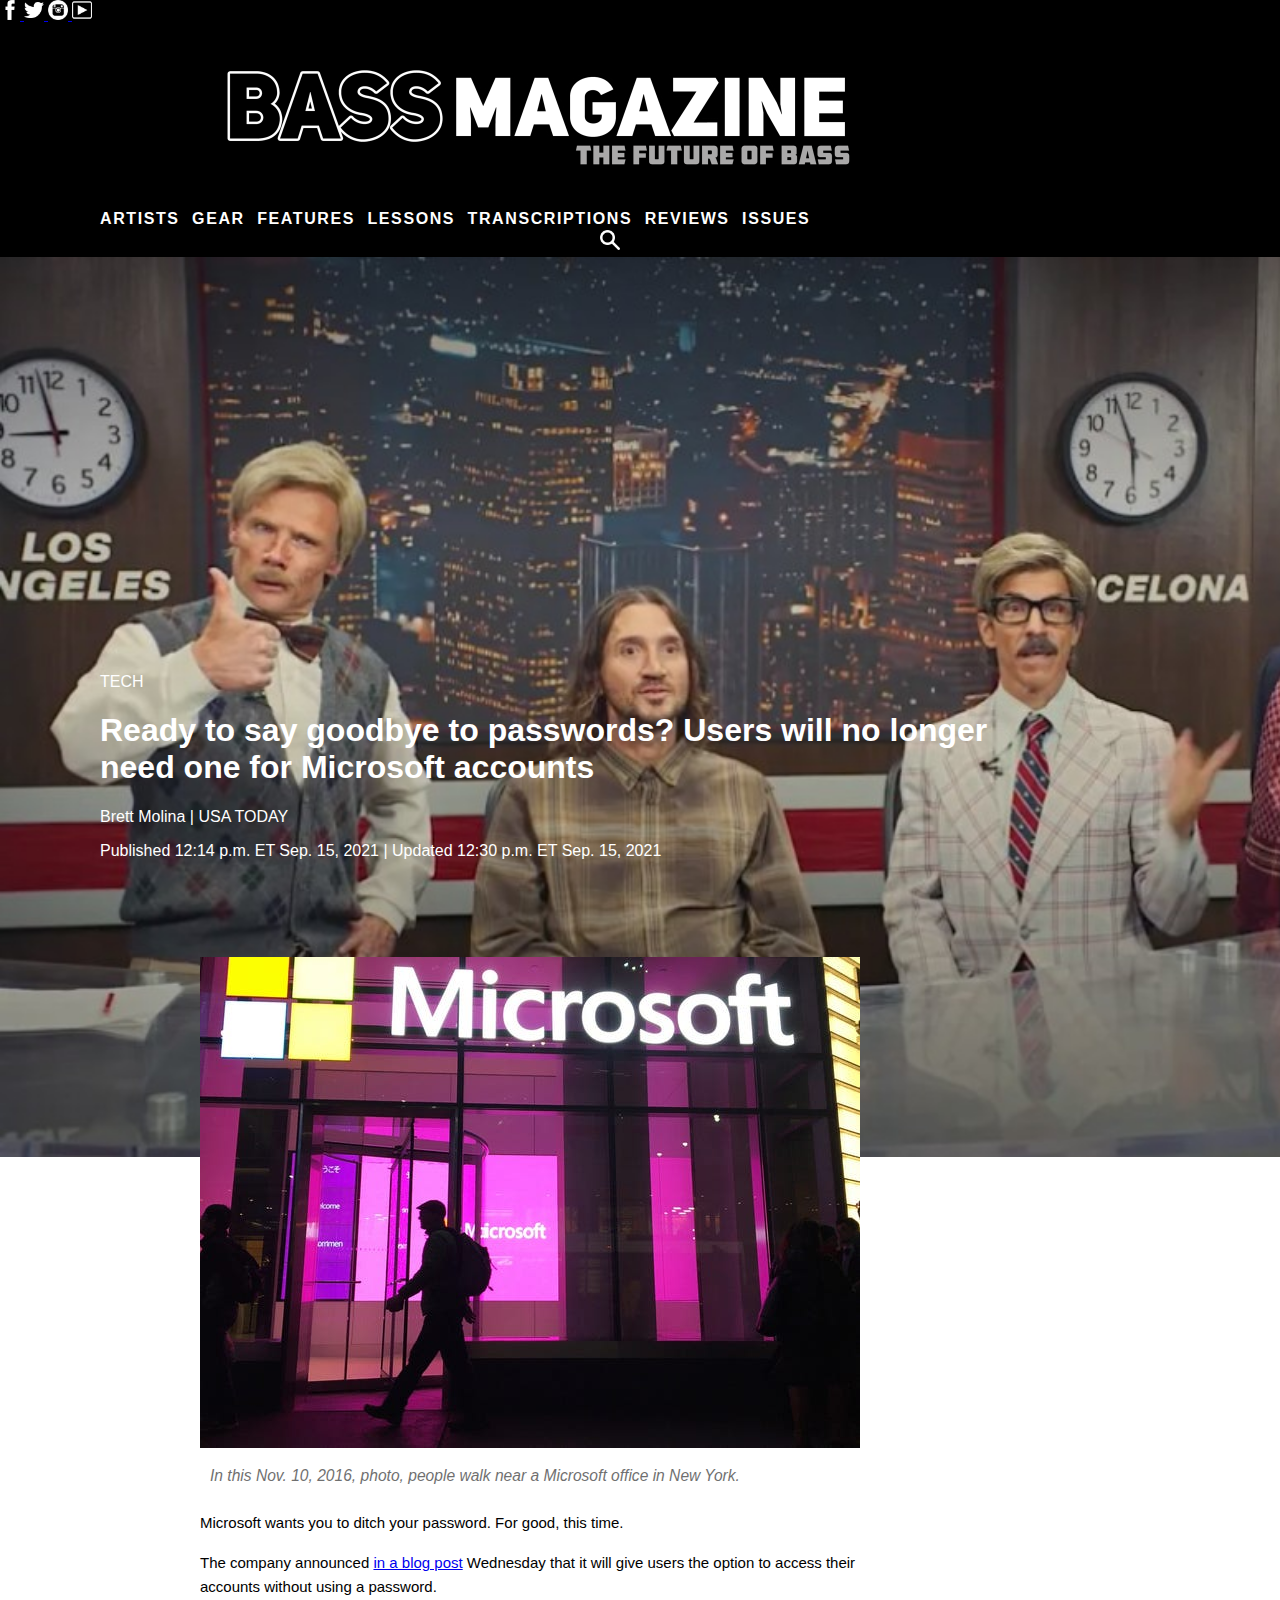
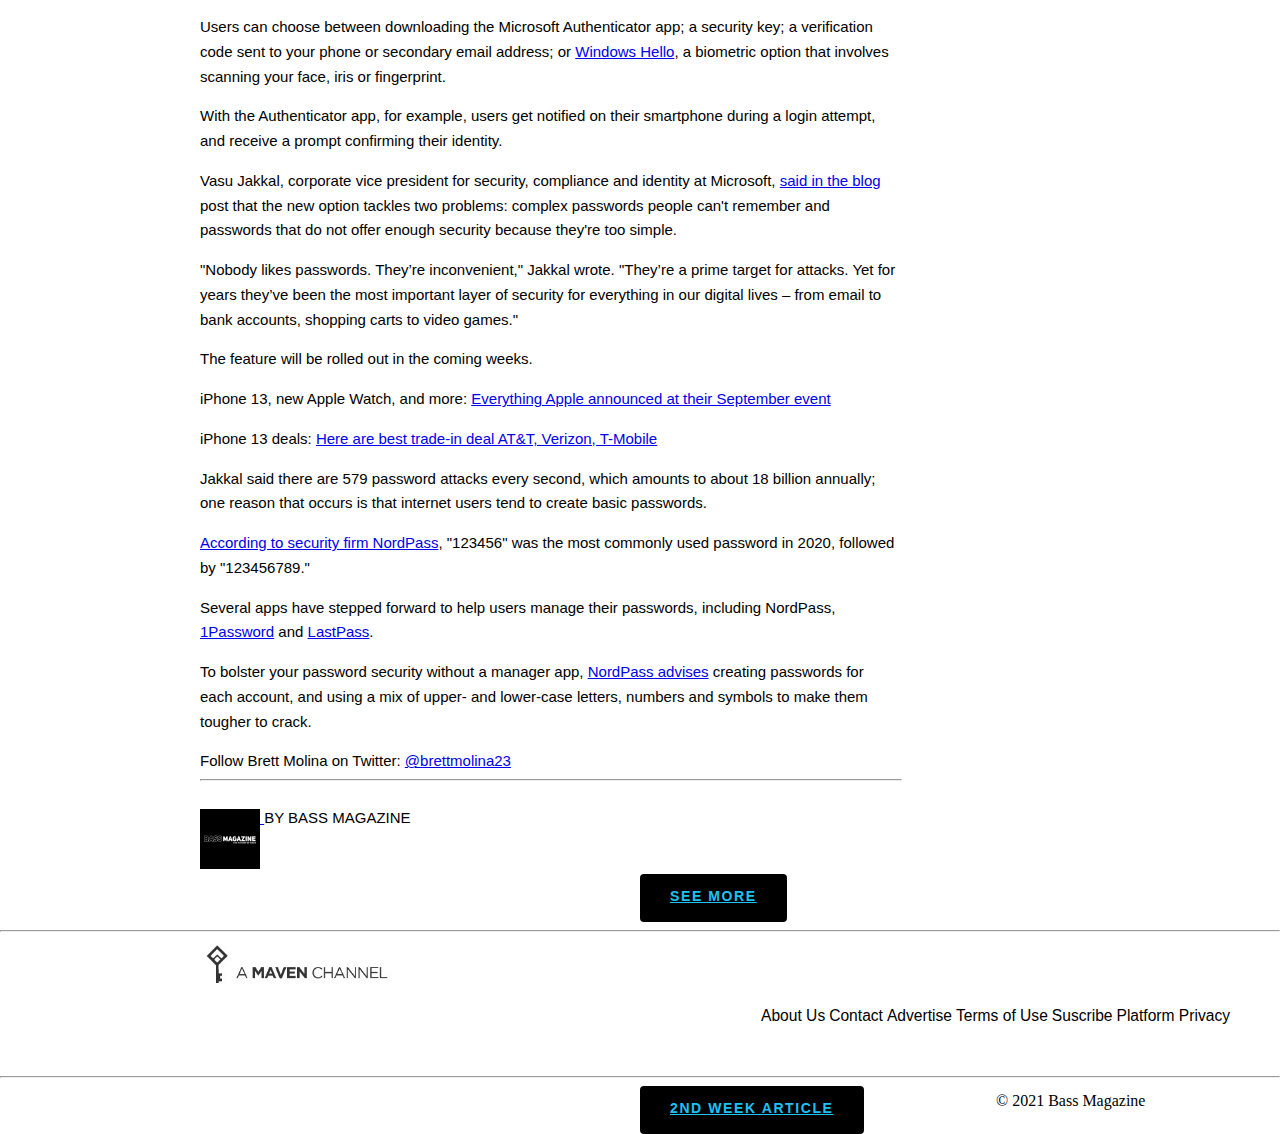
<file: index.html>
<!DOCTYPE html>
<html lang="en">
  <head>
    <meta charset="UTF-8" />
    <meta http-equiv="X-UA-Compatible" content="IE=edge" />
    <meta name="viewport" content="width=device-width, initial-scale=1.0" />
    <title>
      So long passwords? Microsoft offers option to drop them for accounts
    </title>
    <link rel="stylesheet" href="style.css">
  </head>
  <body>
      <!-- Header -->
      <header class="header">
        <div class="socialnetworks">
          <ul>
              <li>
                  <a href="https://www.facebook.com/bassmagazinenow">
                      <img src="/assets/img/logo-fb.png" alt="fb">
                  </a>
              </li>
              <li>
                  <a href="https://twitter.com/BassMagOnline">
                      <img src="/assets/img/logo-twitter.png" alt="twitter">
                  </a>
              </li>
              <li>
                  <a href="https://www.instagram.com/bassmagazineonline/">
                      <img src="/assets/img/logo-insta.png" alt="">
                  </a>
              </li>
              <li>
                  <a href="https://www.youtube.com/channel/UC3RVCDw5H-0EGEtKQA8Y_kQ">
                      <img src="/assets/img/logo-youtube.png" alt="">
                  </a>
              </li>
          </ul>
      </div>
        <a  href="https://bassmagazine.com/">
          <img id="site-img" src="/assets/img/logo-bassmagazine.webp" alt="bassmagazine">
      </a>
      </header>
      <!-- NAVEGATION BAR --> 
      <nav class="navbar">
        <ul>
            <li>
                <a href="https://bassmagazine.com/artists">ARTISTS
                </a>
            </li>
            <li>
                <a href="https://bassmagazine.com/gear">GEAR
                </a>
            </li>
            <li>
                <a href="https://bassmagazine.com/artists/features">FEATURES
                </a>
            </li>
            <li>
                <a href="https://bassmagazine.com/lessons">LESSONS
                </a>
            </li>
            <li>
                <a href="https://bassmagazine.com/transcriptions">TRANSCRIPTIONS
                </a>
            </li>
            <li>
                <a href="https://bassmagazine.com/artists/reviews">REVIEWS
                </a>
            </li>
            <li>
                <a href="https://bassmagazine.com/issues">ISSUES
                </a>
            </li>
            <li id=search-box>
                <a href="https://bassmagazine.com/issues">
                    <img src="/assets/img/logo-search.png" alt="search">
                </a>
            </li>
        </ul>
    </nav>
    <!-- FIRST SECTION -->
    <section class="section1">
      <p><a href="https://www.usatoday.com/tech/" target="_blank"> TECH </a></p>
      <h1>
        Ready to say goodbye to passwords? Users will no longer need one for
        Microsoft accounts
      </h1>
      <p><a href="https://www.usatoday.com/staff/2648249001/brett-molina/"
        target="_blank">Brett Molina </a>| USA TODAY
      <p>
        Published 12:14 p.m. ET Sep. 15, 2021 | Updated 12:30 p.m. ET Sep. 15,
        2021
      </p>
    </section>
    <!-- SECOND SECTION -->
    <section class="section2">
      <img src="./assets/img/body-img.jpg" alt="body-img" />
      <div>
        <figcaption>
          In this Nov. 10, 2016, photo, people walk near a Microsoft office in
          New York.
        </figcaption>
      </div>
      <p>Microsoft wants you to ditch your password. For good, this time.</p>
      <p>
        The company announced
        <a
          href="https://www.microsoft.com/security/blog/2021/09/15/the-passwordless-future-is-here-for-your-microsoft-account/"
          target="_blank"
          >in a blog post</a
        >
        Wednesday that it will give users the option to access their accounts
        without using a password.
      </p>
      <p>
        Users can choose between downloading the Microsoft Authenticator app;
        a security key; a verification code sent to your phone or secondary
        email address; or
        <a
          href="https://www.usatoday.com/story/tech/columnist/baig/2015/03/17/windows-hello-lets-you-log-in-with-your-face/24899503/"
          target="_blank"
          >Windows Hello</a
        >, a biometric option that involves scanning your face, iris or
        fingerprint.
      </p>
      <p>
        With the Authenticator app, for example, users get notified on their
        smartphone during a login attempt, and receive a prompt confirming
        their identity.
      </p>
      <p>
        Vasu Jakkal, corporate vice president for security, compliance and
        identity at Microsoft,
        <a
          href="https://www.microsoft.com/security/blog/2021/09/15/the-passwordless-future-is-here-for-your-microsoft-account/"
          target="_blank"
          >said in the blog</a
        >
        post that the new option tackles two problems: complex passwords
        people can't remember and passwords that do not offer enough security
        because they're too simple.
      </p>
      <p>
        "Nobody likes passwords. They’re inconvenient," Jakkal wrote. "They’re
        a prime target for attacks. Yet for years they’ve been the most
        important layer of security for everything in our digital lives – from
        email to bank accounts, shopping carts to video games."
      </p>
      <p>The feature will be rolled out in the coming weeks.</p>
      <p>
        iPhone 13, new Apple Watch, and more:
        <a
          href="https://www.usatoday.com/story/tech/2021/09/14/apple-event-iphone-13-apple-watch/8320963002/"
          target="_blank"
          >Everything Apple announced at their September event</a
        >
      </p>
      <p>
        iPhone 13 deals:
        <a
          href="https://www.usatoday.com/story/tech/columnist/2021/09/15/iphone-13-prices-best-apple-trade-deal-att-verizon-tmobile/8341445002/"
          target="_blank"
          >Here are best trade-in deal AT&T, Verizon, T-Mobile</a
        >
      </p>
      <p>
        Jakkal said there are 579 password attacks every second, which amounts
        to about 18 billion annually; one reason that occurs is that internet
        users tend to create basic passwords.
      </p>
      <p>
        <a
          href="https://nordpass.com/most-common-passwords-list/"
          target="_blank"
          >According to security firm NordPass</a
        >, "123456" was the most commonly used password in 2020, followed by
        "123456789."
      </p>
      <p>
        Several apps have stepped forward to help users manage their
        passwords, including NordPass,
        <a href="https://1password.com/" target="_blank">1Password</a> and
        <a href="https://www.lastpass.com/es/" target="_blank">LastPass</a>.
      </p>
      <p>
        To bolster your password security without a manager app,
        <a
          href="https://nordpass.com/most-common-passwords-list/"
          target="_blank"
          >NordPass advises</a
        >
        creating passwords for each account, and using a mix of upper- and
        lower-case letters, numbers and symbols to make them tougher to crack.
      </p>
      <p>
        Follow Brett Molina on Twitter:
        <a href="https://twitter.com/brettmolina23" target="_blank"
          >@brettmolina23</a
        >
      </p>
      <hr>
            <p>
                <a href="https://bassmagazine.com/author/bass-magazine">
                    <img id="mag-img" src="/assets/img/by-bass.png" alt="by bass">
                </a>
                BY <a id="by-bass" href="https://bassmagazine.com/author/bass-magazine"> BASS MAGAZINE</a>
            </p>
    </section>
     <!-- BUTTON -->
     <a href="#" class="button">SEE MORE</a>
     <hr>
     <!-- FOOTER -->
     <footer>
         <a href="https://corp.maven.io/">
             <img src="/assets/img/maven.jpg" alt="maven">
         </a>
         <ul>
             <li>
                 <a href="https://bassmagazine.com/page/about">About Us</a>
             </li>
             <li>
                 <a href="https://bassmagazine.com/page/contact">Contact</a>
             </li>
             <li>
                 <a href="https://bassmagazine.com/page/advertise">Advertise</a>
             </li>
             <li>
                 <a href="https://bassmagazine.com/page/terms-of-use">Terms of Use</a>
             </li>
             <li>
                 <a href="https://bassmagazine.us20.list-manage.com/subscribe?u=bfcffebeae66d603ae791c680&id=4748ade202">
                     Suscribe</a>
             </li>
             <li>
                 <a href="https://corp.maven.io/privacy-policy">Platform Privacy</a>
             </li>
         </ul>
         <p>
             © 2021 Bass Magazine
         </p>
         <hr>
         <a href="/rhcp-world-tour.html" class="button" >2nd Week Article</a>
     </footer>
  </body>
</html>
</file>
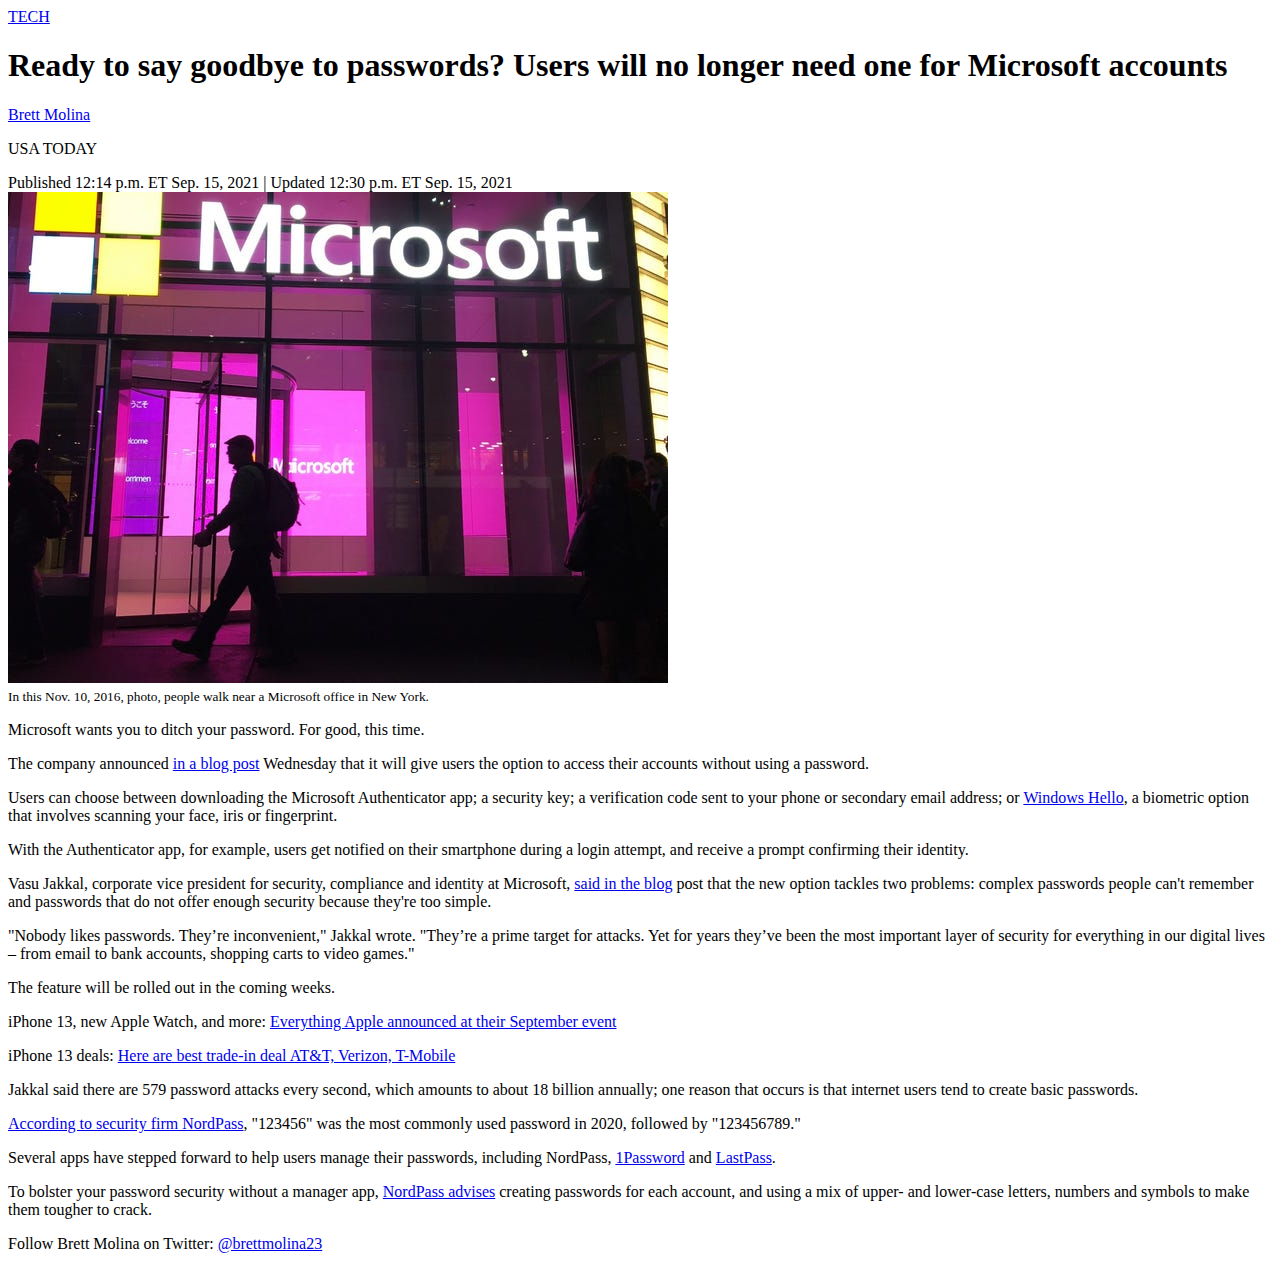
<file: AppHTML/index.html>
<!DOCTYPE html>
<html lang="en">
  <head>
    <meta charset="UTF-8" />
    <meta http-equiv="X-UA-Compatible" content="IE=edge" />
    <meta name="viewport" content="width=device-width, initial-scale=1.0" />
    <title>
      So long passwords? Microsoft offers option to drop them for accounts
    </title>
  </head>
  <body>
      <!-- encabezado -->
      <header>
        <a href="https://www.usatoday.com/tech/" target="_blank"> TECH </a>
        <h1>
          Ready to say goodbye to passwords? Users will no longer need one for
          Microsoft accounts
        </h1>
        <a
          href="https://www.usatoday.com/staff/2648249001/brett-molina/"
          target="_blank"
        >
          Brett Molina
        </a>
        <p>USA TODAY</p>
        <figcaption>
          Published 12:14 p.m. ET Sep. 15, 2021 | Updated 12:30 p.m. ET Sep. 15,
          2021
        </figcaption>
      </header>
      <!-- cuerpo -->
      <section>
        <img src="./assets/img/body-img.jpg" alt="body-img" />
        <div>
          <small>
            In this Nov. 10, 2016, photo, people walk near a Microsoft office in
            New York.
          </small>
        </div>
        <p>Microsoft wants you to ditch your password. For good, this time.</p>
        <p>
          The company announced
          <a
            href="https://www.microsoft.com/security/blog/2021/09/15/the-passwordless-future-is-here-for-your-microsoft-account/"
            target="_blank"
            >in a blog post</a
          >
          Wednesday that it will give users the option to access their accounts
          without using a password.
        </p>
        <p>
          Users can choose between downloading the Microsoft Authenticator app;
          a security key; a verification code sent to your phone or secondary
          email address; or
          <a
            href="https://www.usatoday.com/story/tech/columnist/baig/2015/03/17/windows-hello-lets-you-log-in-with-your-face/24899503/"
            target="_blank"
            >Windows Hello</a
          >, a biometric option that involves scanning your face, iris or
          fingerprint.
        </p>
        <p>
          With the Authenticator app, for example, users get notified on their
          smartphone during a login attempt, and receive a prompt confirming
          their identity.
        </p>
        <p>
          Vasu Jakkal, corporate vice president for security, compliance and
          identity at Microsoft,
          <a
            href="https://www.microsoft.com/security/blog/2021/09/15/the-passwordless-future-is-here-for-your-microsoft-account/"
            target="_blank"
            >said in the blog</a
          >
          post that the new option tackles two problems: complex passwords
          people can't remember and passwords that do not offer enough security
          because they're too simple.
        </p>
        <p>
          "Nobody likes passwords. They’re inconvenient," Jakkal wrote. "They’re
          a prime target for attacks. Yet for years they’ve been the most
          important layer of security for everything in our digital lives – from
          email to bank accounts, shopping carts to video games."
        </p>
        <p>The feature will be rolled out in the coming weeks.</p>
        <p>
          iPhone 13, new Apple Watch, and more:
          <a
            href="https://www.usatoday.com/story/tech/2021/09/14/apple-event-iphone-13-apple-watch/8320963002/"
            target="_blank"
            >Everything Apple announced at their September event</a
          >
        </p>
        <p>
          iPhone 13 deals:
          <a
            href="https://www.usatoday.com/story/tech/columnist/2021/09/15/iphone-13-prices-best-apple-trade-deal-att-verizon-tmobile/8341445002/"
            target="_blank"
            >Here are best trade-in deal AT&T, Verizon, T-Mobile</a
          >
        </p>
        <p>
          Jakkal said there are 579 password attacks every second, which amounts
          to about 18 billion annually; one reason that occurs is that internet
          users tend to create basic passwords.
        </p>
        <p>
          <a
            href="https://nordpass.com/most-common-passwords-list/"
            target="_blank"
            >According to security firm NordPass</a
          >, "123456" was the most commonly used password in 2020, followed by
          "123456789."
        </p>
        <p>
          Several apps have stepped forward to help users manage their
          passwords, including NordPass,
          <a href="https://1password.com/" target="_blank">1Password</a> and
          <a href="https://www.lastpass.com/es/" target="_blank">LastPass</a>.
        </p>
        <p>
          To bolster your password security without a manager app,
          <a
            href="https://nordpass.com/most-common-passwords-list/"
            target="_blank"
            >NordPass advises</a
          >
          creating passwords for each account, and using a mix of upper- and
          lower-case letters, numbers and symbols to make them tougher to crack.
        </p>
        <p>
          Follow Brett Molina on Twitter:
          <a href="https://twitter.com/brettmolina23" target="_blank"
            >@brettmolina23</a
          >
        </p>
      </section>
  </body>
</html>
</file>
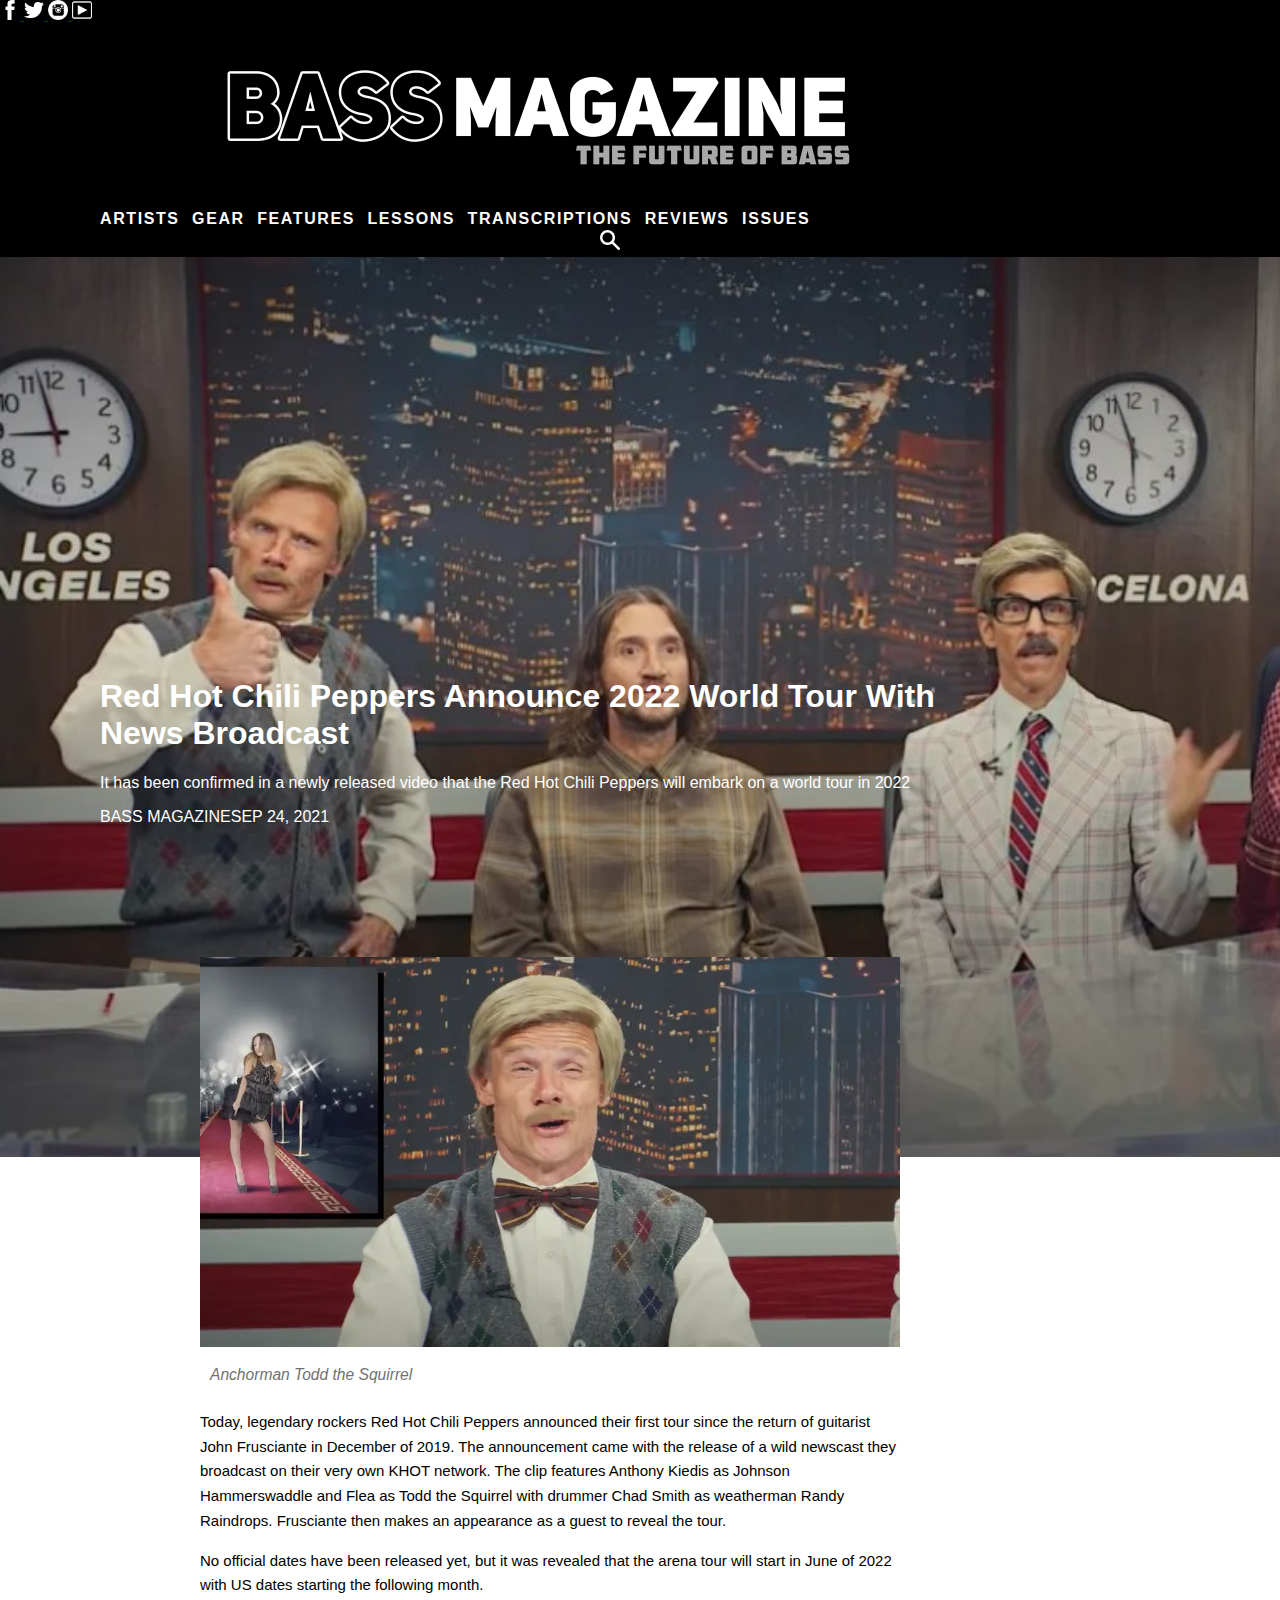
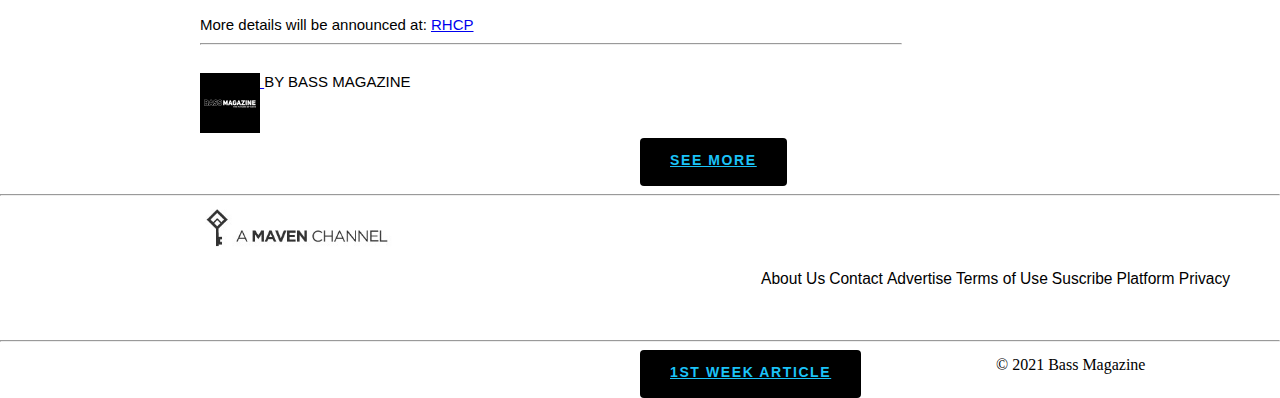
<file: rhcp-world-tour.html>
<!DOCTYPE html>
<html lang="en">
    <head>
        <meta charset="UTF-8">
        <meta http-equiv="X-UA-Compatible" content="IE=edge">
        <meta name="viewport" content="width=device-width, initial-scale=1.0">
        <title>Red Hot Chili Peppers Announce 2022 World Tour With News Broadcast - Bass Magazine - The Future of Bass</title>
        <link rel="stylesheet" href="style.css">
    </head>
    <body>
        <!-- HEADER SECTION -->
        <header class="header">
            <div class="socialnetworks">
                <ul>
                    <li>
                        <a href="https://www.facebook.com/bassmagazinenow">
                            <img src="/assets/img/logo-fb.png" alt="fb">
                        </a>
                    </li>
                    <li>
                        <a href="https://twitter.com/BassMagOnline">
                            <img src="/assets/img/logo-twitter.png" alt="twitter">
                        </a>
                    </li>
                    <li>
                        <a href="https://www.instagram.com/bassmagazineonline/">
                            <img src="/assets/img/logo-insta.png" alt="">
                        </a>
                    </li>
                    <li>
                        <a href="https://www.youtube.com/channel/UC3RVCDw5H-0EGEtKQA8Y_kQ">
                            <img src="/assets/img/logo-youtube.png" alt="">
                        </a>
                    </li>
                </ul>
            </div>
            <a  href="https://bassmagazine.com/">
                <img id="site-img" src="/assets/img/logo-bassmagazine.webp" alt="bassmagazine">
            </a>
        </header>   
        <!-- NAVEGATION BAR --> 
        <nav class="navbar">
            <ul>
                <li>
                    <a href="https://bassmagazine.com/artists">ARTISTS
                    </a>
                </li>
                <li>
                    <a href="https://bassmagazine.com/gear">GEAR
                    </a>
                </li>
                <li>
                    <a href="https://bassmagazine.com/artists/features">FEATURES
                    </a>
                </li>
                <li>
                    <a href="https://bassmagazine.com/lessons">LESSONS
                    </a>
                </li>
                <li>
                    <a href="https://bassmagazine.com/transcriptions">TRANSCRIPTIONS
                    </a>
                </li>
                <li>
                    <a href="https://bassmagazine.com/artists/reviews">REVIEWS
                    </a>
                </li>
                <li>
                    <a href="https://bassmagazine.com/issues">ISSUES
                    </a>
                </li>
                <li id=search-box>
                    <a href="https://bassmagazine.com/issues">
                        <img src="/assets/img/logo-search.png" alt="search">
                    </a>
                </li>
            </ul>
        </nav>
        <!-- FIRST SECTION -->
        <div class="section1">
            <h1>            
                Red Hot Chili Peppers Announce 2022 World Tour With News Broadcast
            </h1>
            <p>It has been confirmed in a newly released video that the Red Hot Chili Peppers will embark on a world tour in 2022
            </p>
            <p>
                <a href="https://bassmagazine.com/author/bass-magazine">BASS MAGAZINE</a>SEP 24, 2021
            </p>
        </div>
         <!-- SECOND SECTION -->
        <div class="section2">
            <img src="/assets/img/flea.webp" alt="flea">
            <figcaption id="flea">Anchorman Todd the Squirrel</figcaption>
            <p>
                Today, legendary rockers Red Hot Chili Peppers announced their first tour 
                since the return of guitarist John Frusciante in December of 2019. The announcement 
                came with the release of a wild newscast they broadcast on their very own KHOT network. 
                The clip features Anthony Kiedis as Johnson Hammerswaddle and Flea as Todd the Squirrel with 
                drummer Chad Smith as weatherman Randy Raindrops. Frusciante then makes an appearance as 
                a guest to reveal the tour.   
            </p>
            <p>
                No official dates have been released yet, but it was revealed that 
                the arena tour will start in June of 2022 with US dates starting the following month.
            </p>
            <p>
                More details will be announced at: <a href="https://redhotchilipeppers.com/">RHCP</a>
            </p>
            <hr>
            <p>
                <a href="https://bassmagazine.com/author/bass-magazine">
                    <img id="mag-img" src="/assets/img/by-bass.png" alt="by bass">
                </a>
                BY <a id="by-bass" href="https://bassmagazine.com/author/bass-magazine"> BASS MAGAZINE</a>
            </p>
        </div>
        <!-- BUTTON -->
        <a href="#" class="button" >SEE MORE</a>
        <hr>
        <!-- FOOTER -->
        <footer>
            <a href="https://corp.maven.io/">
                <img src="/assets/img/maven.jpg" alt="maven">
            </a>
            <ul>
                <li>
                    <a href="https://bassmagazine.com/page/about">About Us</a>
                </li>
                <li>
                    <a href="https://bassmagazine.com/page/contact">Contact</a>
                </li>
                <li>
                    <a href="https://bassmagazine.com/page/advertise">Advertise</a>
                </li>
                <li>
                    <a href="https://bassmagazine.com/page/terms-of-use">Terms of Use</a>
                </li>
                <li>
                    <a href="https://bassmagazine.us20.list-manage.com/subscribe?u=bfcffebeae66d603ae791c680&id=4748ade202">
                        Suscribe</a>
                </li>
                <li>
                    <a href="https://corp.maven.io/privacy-policy">Platform Privacy</a>
                </li>
            </ul>
            <p>
                © 2021 Bass Magazine
            </p>
            <hr>
            <a href="/index.html" class="button" >1st Week Article</a>
        </footer>
    </body>
</html>
</file>
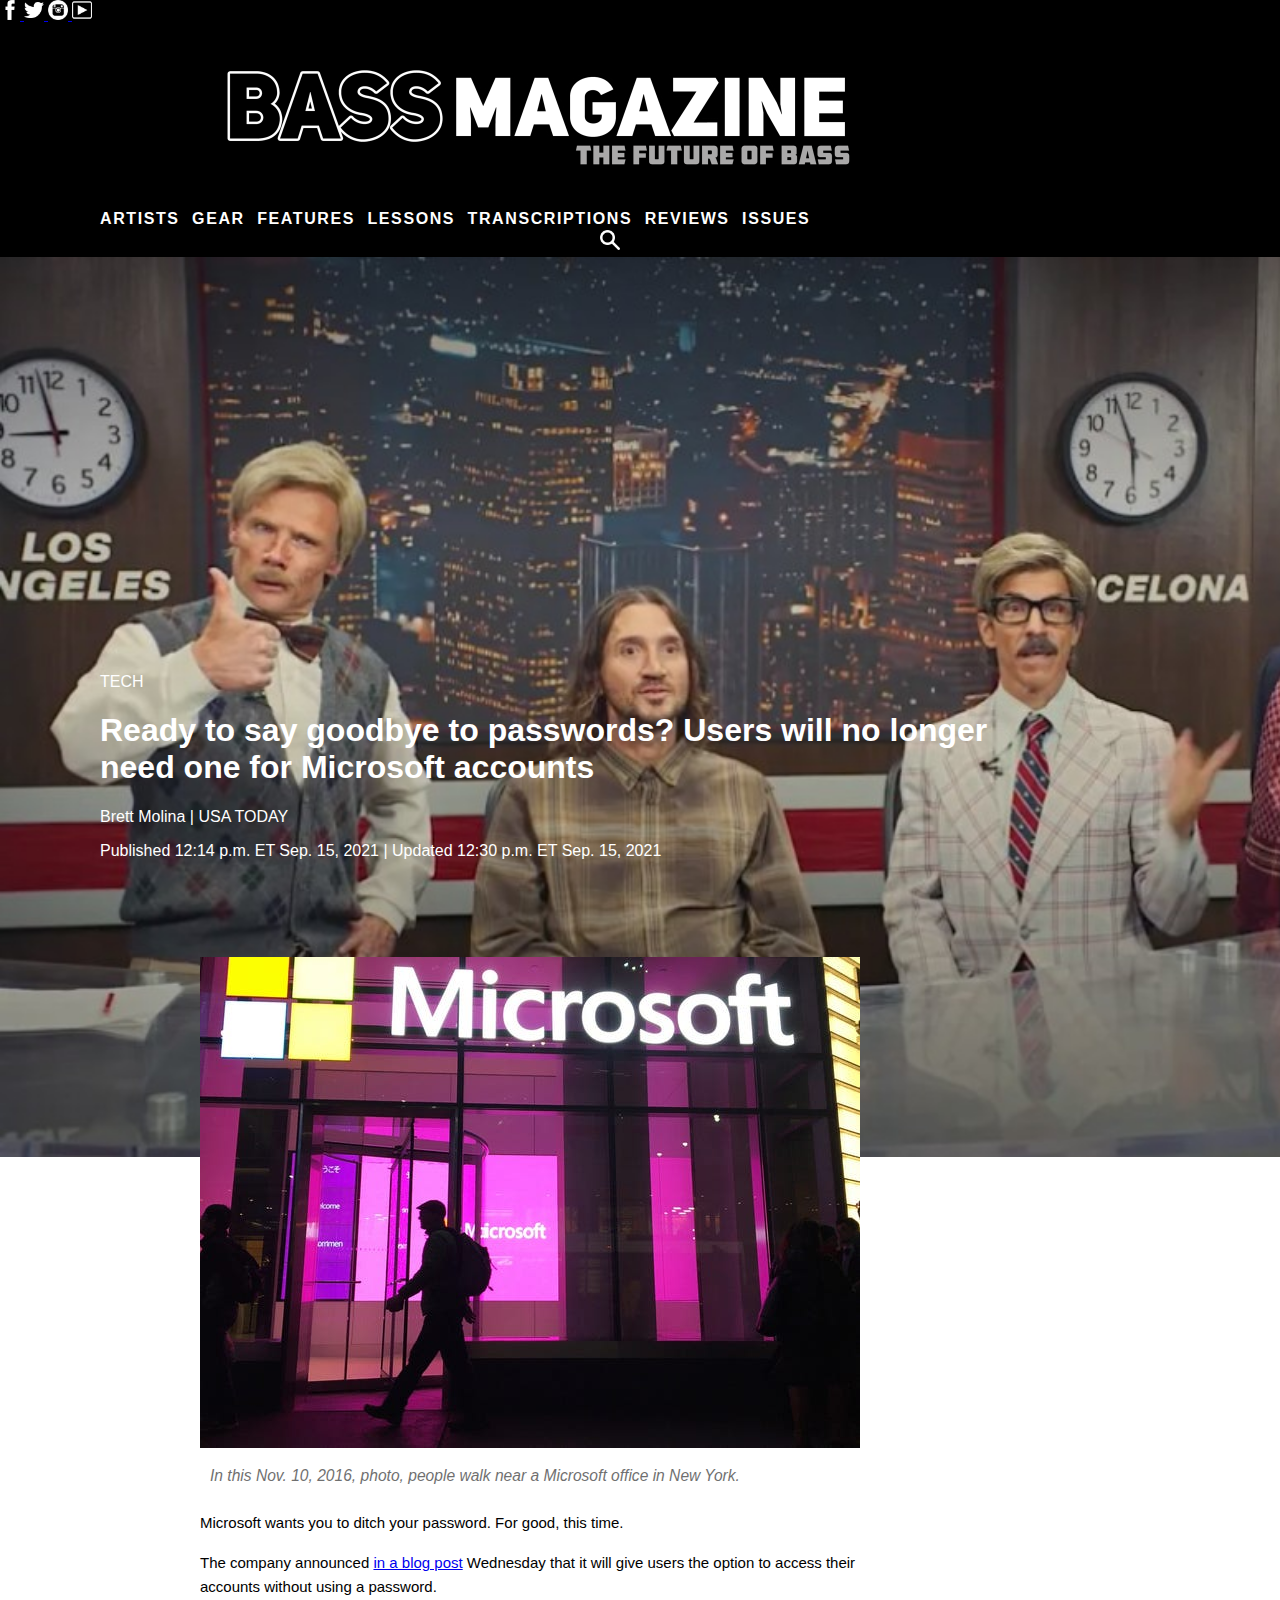
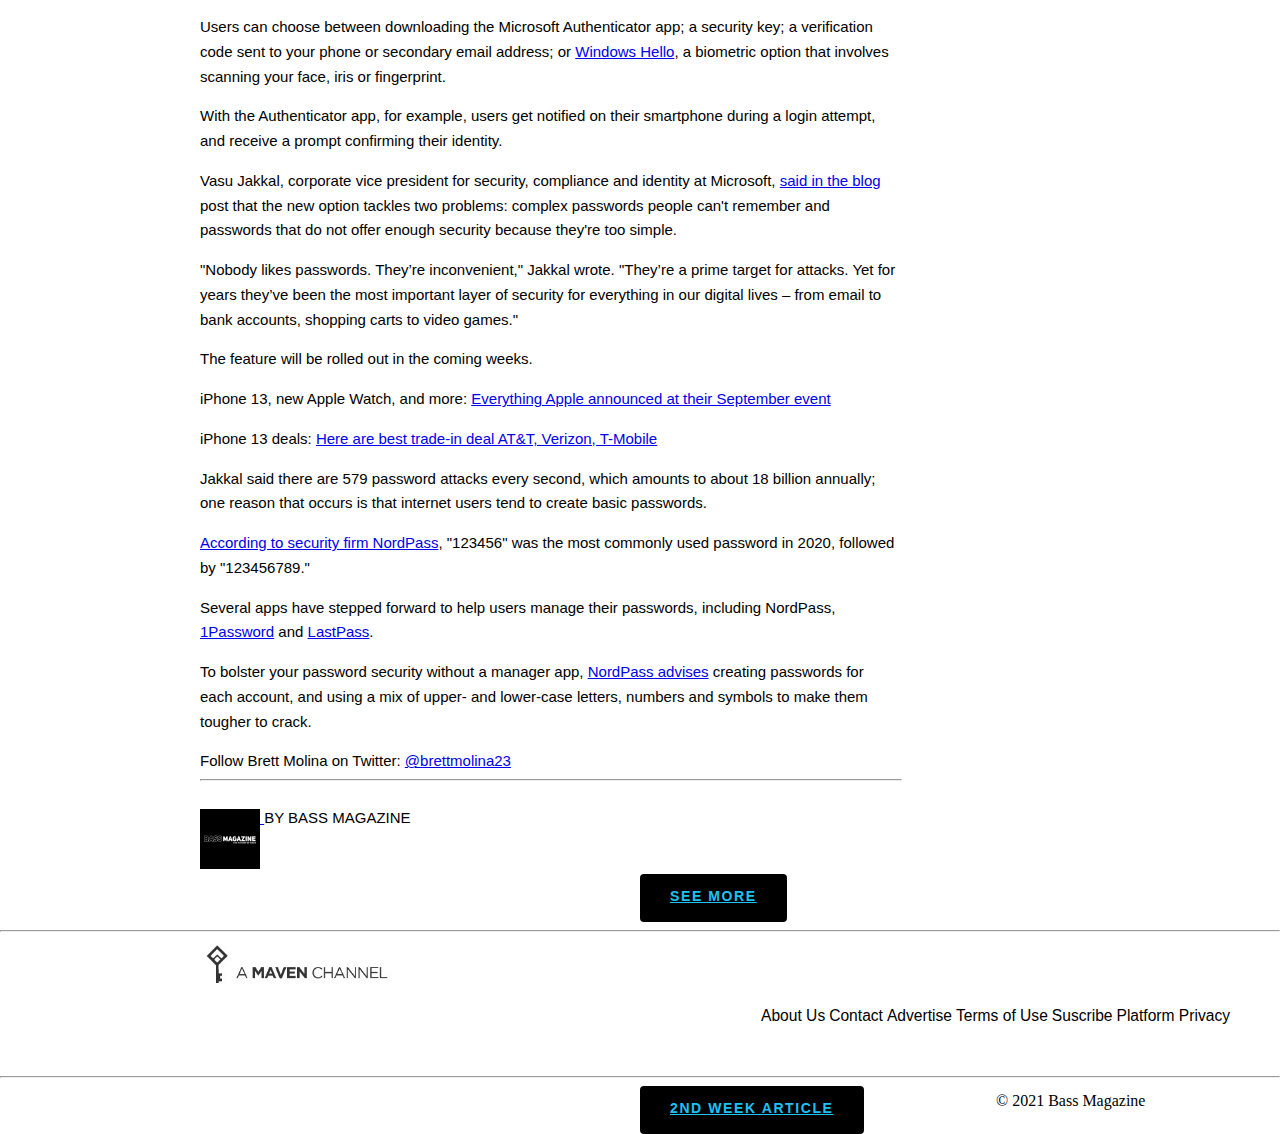
<file: week-01.html>
<!DOCTYPE html>
<html lang="en">
  <head>
    <meta charset="UTF-8" />
    <meta http-equiv="X-UA-Compatible" content="IE=edge" />
    <meta name="viewport" content="width=device-width, initial-scale=1.0" />
    <title>
      So long passwords? Microsoft offers option to drop them for accounts
    </title>
    <link rel="stylesheet" href="style.css">
  </head>
  <body>
      <!-- Header -->
      <header class="header">
        <div class="socialnetworks">
          <ul>
              <li>
                  <a href="https://www.facebook.com/bassmagazinenow">
                      <img src="/assets/img/logo-fb.png" alt="fb">
                  </a>
              </li>
              <li>
                  <a href="https://twitter.com/BassMagOnline">
                      <img src="/assets/img/logo-twitter.png" alt="twitter">
                  </a>
              </li>
              <li>
                  <a href="https://www.instagram.com/bassmagazineonline/">
                      <img src="/assets/img/logo-insta.png" alt="">
                  </a>
              </li>
              <li>
                  <a href="https://www.youtube.com/channel/UC3RVCDw5H-0EGEtKQA8Y_kQ">
                      <img src="/assets/img/logo-youtube.png" alt="">
                  </a>
              </li>
          </ul>
      </div>
        <a  href="https://bassmagazine.com/">
          <img id="site-img" src="/assets/img/logo-bassmagazine.webp" alt="bassmagazine">
      </a>
      </header>
      <!-- NAVEGATION BAR --> 
      <nav class="navbar">
        <ul>
            <li>
                <a href="https://bassmagazine.com/artists">ARTISTS
                </a>
            </li>
            <li>
                <a href="https://bassmagazine.com/gear">GEAR
                </a>
            </li>
            <li>
                <a href="https://bassmagazine.com/artists/features">FEATURES
                </a>
            </li>
            <li>
                <a href="https://bassmagazine.com/lessons">LESSONS
                </a>
            </li>
            <li>
                <a href="https://bassmagazine.com/transcriptions">TRANSCRIPTIONS
                </a>
            </li>
            <li>
                <a href="https://bassmagazine.com/artists/reviews">REVIEWS
                </a>
            </li>
            <li>
                <a href="https://bassmagazine.com/issues">ISSUES
                </a>
            </li>
            <li id=search-box>
                <a href="https://bassmagazine.com/issues">
                    <img src="/assets/img/logo-search.png" alt="search">
                </a>
            </li>
        </ul>
    </nav>
    <!-- FIRST SECTION -->
    <section class="section1">
      <p><a href="https://www.usatoday.com/tech/" target="_blank"> TECH </a></p>
      <h1>
        Ready to say goodbye to passwords? Users will no longer need one for
        Microsoft accounts
      </h1>
      <p><a href="https://www.usatoday.com/staff/2648249001/brett-molina/"
        target="_blank">Brett Molina </a>| USA TODAY
      <p>
        Published 12:14 p.m. ET Sep. 15, 2021 | Updated 12:30 p.m. ET Sep. 15,
        2021
      </p>
    </section>
    <!-- SECOND SECTION -->
    <section class="section2">
      <img src="./assets/img/body-img.jpg" alt="body-img" />
      <div>
        <figcaption>
          In this Nov. 10, 2016, photo, people walk near a Microsoft office in
          New York.
        </figcaption>
      </div>
      <p>Microsoft wants you to ditch your password. For good, this time.</p>
      <p>
        The company announced
        <a
          href="https://www.microsoft.com/security/blog/2021/09/15/the-passwordless-future-is-here-for-your-microsoft-account/"
          target="_blank"
          >in a blog post</a
        >
        Wednesday that it will give users the option to access their accounts
        without using a password.
      </p>
      <p>
        Users can choose between downloading the Microsoft Authenticator app;
        a security key; a verification code sent to your phone or secondary
        email address; or
        <a
          href="https://www.usatoday.com/story/tech/columnist/baig/2015/03/17/windows-hello-lets-you-log-in-with-your-face/24899503/"
          target="_blank"
          >Windows Hello</a
        >, a biometric option that involves scanning your face, iris or
        fingerprint.
      </p>
      <p>
        With the Authenticator app, for example, users get notified on their
        smartphone during a login attempt, and receive a prompt confirming
        their identity.
      </p>
      <p>
        Vasu Jakkal, corporate vice president for security, compliance and
        identity at Microsoft,
        <a
          href="https://www.microsoft.com/security/blog/2021/09/15/the-passwordless-future-is-here-for-your-microsoft-account/"
          target="_blank"
          >said in the blog</a
        >
        post that the new option tackles two problems: complex passwords
        people can't remember and passwords that do not offer enough security
        because they're too simple.
      </p>
      <p>
        "Nobody likes passwords. They’re inconvenient," Jakkal wrote. "They’re
        a prime target for attacks. Yet for years they’ve been the most
        important layer of security for everything in our digital lives – from
        email to bank accounts, shopping carts to video games."
      </p>
      <p>The feature will be rolled out in the coming weeks.</p>
      <p>
        iPhone 13, new Apple Watch, and more:
        <a
          href="https://www.usatoday.com/story/tech/2021/09/14/apple-event-iphone-13-apple-watch/8320963002/"
          target="_blank"
          >Everything Apple announced at their September event</a
        >
      </p>
      <p>
        iPhone 13 deals:
        <a
          href="https://www.usatoday.com/story/tech/columnist/2021/09/15/iphone-13-prices-best-apple-trade-deal-att-verizon-tmobile/8341445002/"
          target="_blank"
          >Here are best trade-in deal AT&T, Verizon, T-Mobile</a
        >
      </p>
      <p>
        Jakkal said there are 579 password attacks every second, which amounts
        to about 18 billion annually; one reason that occurs is that internet
        users tend to create basic passwords.
      </p>
      <p>
        <a
          href="https://nordpass.com/most-common-passwords-list/"
          target="_blank"
          >According to security firm NordPass</a
        >, "123456" was the most commonly used password in 2020, followed by
        "123456789."
      </p>
      <p>
        Several apps have stepped forward to help users manage their
        passwords, including NordPass,
        <a href="https://1password.com/" target="_blank">1Password</a> and
        <a href="https://www.lastpass.com/es/" target="_blank">LastPass</a>.
      </p>
      <p>
        To bolster your password security without a manager app,
        <a
          href="https://nordpass.com/most-common-passwords-list/"
          target="_blank"
          >NordPass advises</a
        >
        creating passwords for each account, and using a mix of upper- and
        lower-case letters, numbers and symbols to make them tougher to crack.
      </p>
      <p>
        Follow Brett Molina on Twitter:
        <a href="https://twitter.com/brettmolina23" target="_blank"
          >@brettmolina23</a
        >
      </p>
      <hr>
            <p>
                <a href="https://bassmagazine.com/author/bass-magazine">
                    <img id="mag-img" src="/assets/img/by-bass.png" alt="by bass">
                </a>
                BY <a id="by-bass" href="https://bassmagazine.com/author/bass-magazine"> BASS MAGAZINE</a>
            </p>
    </section>
     <!-- BUTTON -->
     <a href="#" class="button">SEE MORE</a>
     <hr>
     <!-- FOOTER -->
     <footer>
         <a href="https://corp.maven.io/">
             <img src="/assets/img/maven.jpg" alt="maven">
         </a>
         <ul>
             <li>
                 <a href="https://bassmagazine.com/page/about">About Us</a>
             </li>
             <li>
                 <a href="https://bassmagazine.com/page/contact">Contact</a>
             </li>
             <li>
                 <a href="https://bassmagazine.com/page/advertise">Advertise</a>
             </li>
             <li>
                 <a href="https://bassmagazine.com/page/terms-of-use">Terms of Use</a>
             </li>
             <li>
                 <a href="https://bassmagazine.us20.list-manage.com/subscribe?u=bfcffebeae66d603ae791c680&id=4748ade202">
                     Suscribe</a>
             </li>
             <li>
                 <a href="https://corp.maven.io/privacy-policy">Platform Privacy</a>
             </li>
         </ul>
         <p>
             © 2021 Bass Magazine
         </p>
         <hr>
         <a href="/week-02.html" class="button" >2nd Week Article</a>
     </footer>
  </body>
</html>
</file>
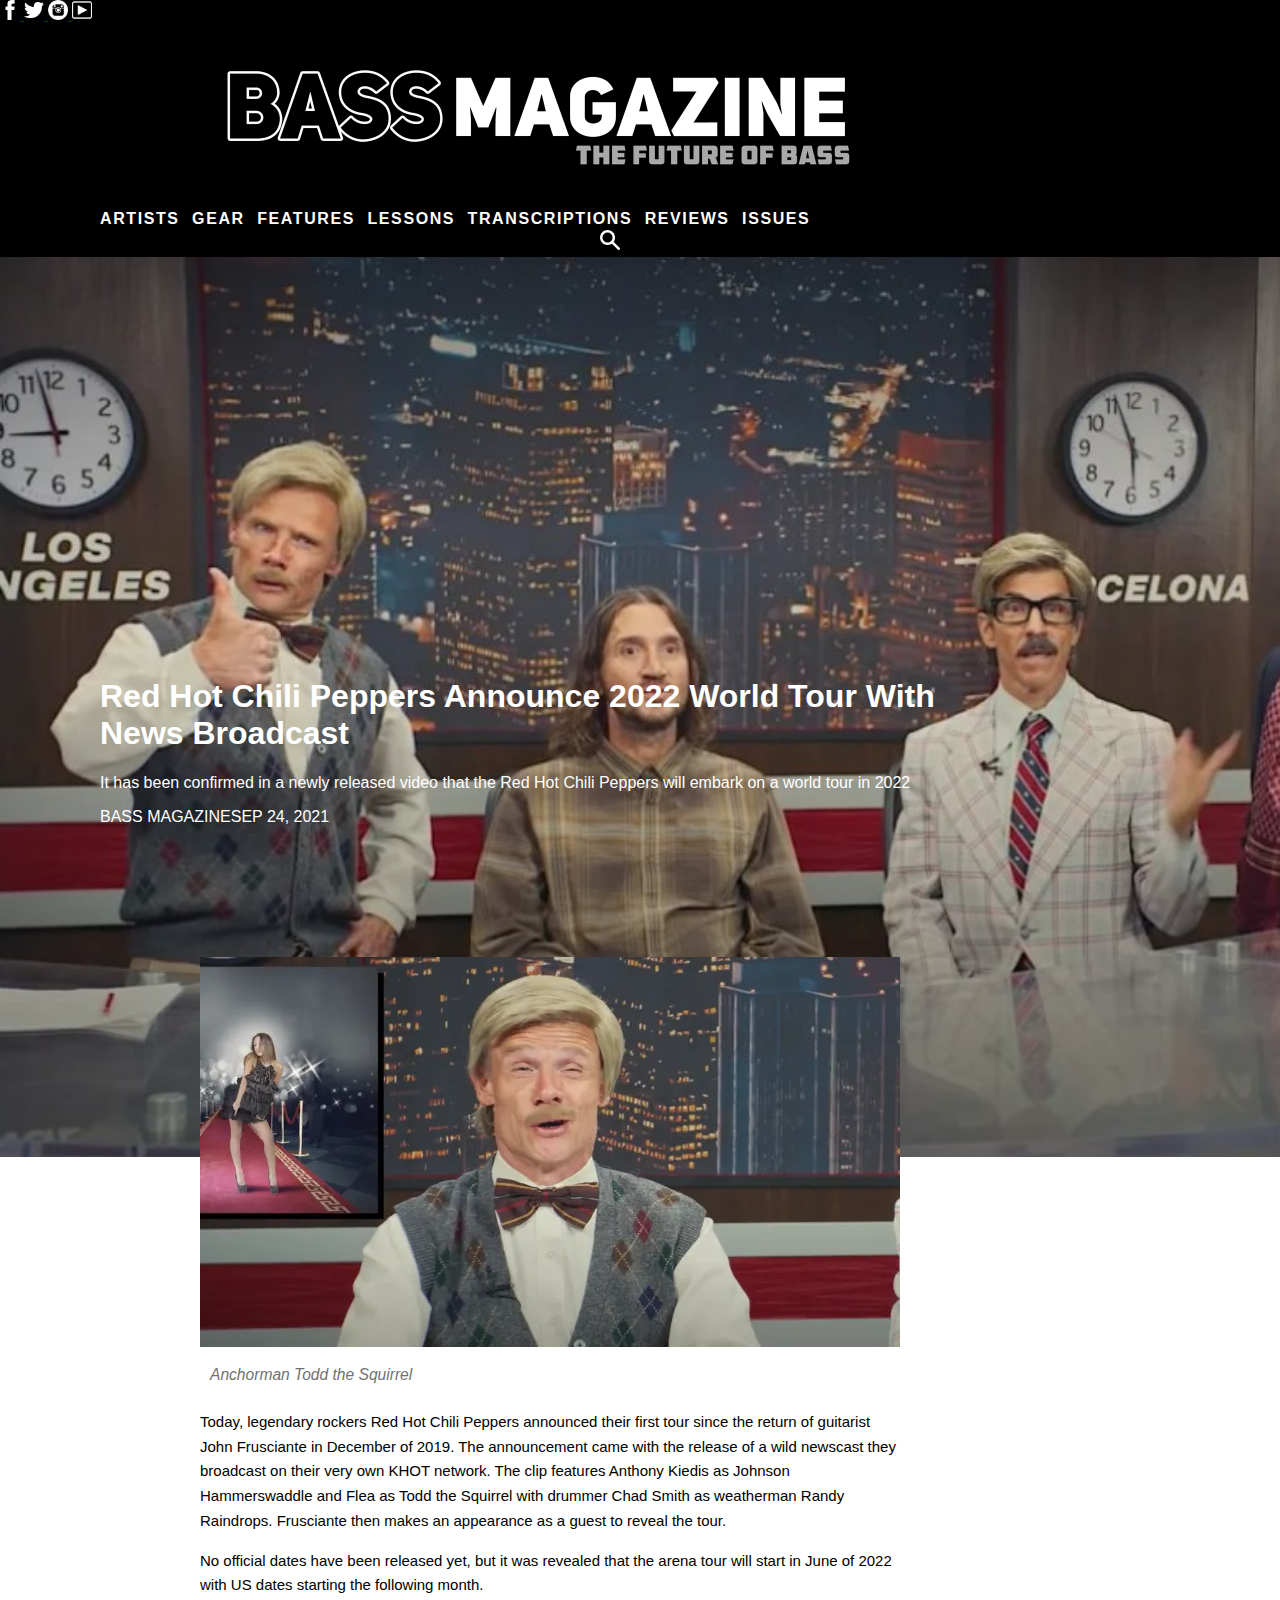
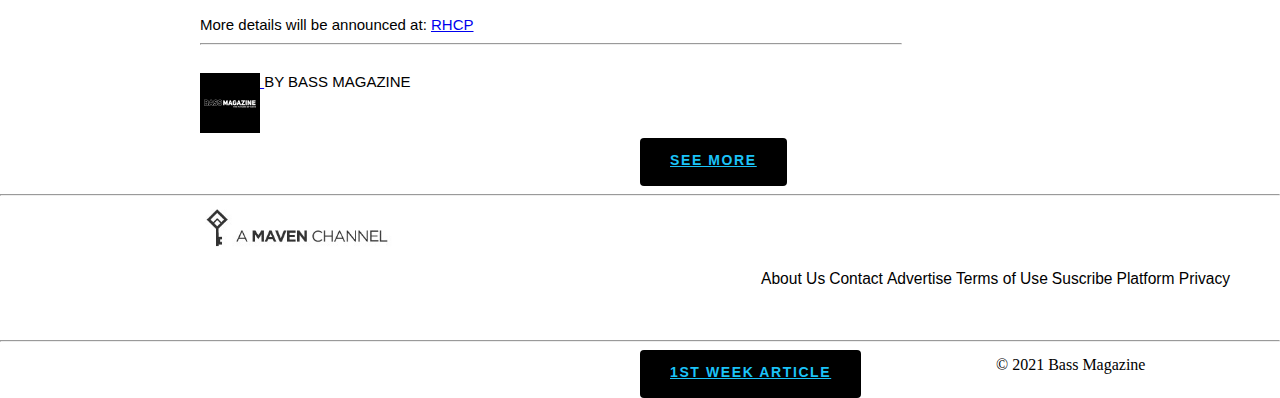
<file: week-02.html>
<!DOCTYPE html>
<html lang="en">
    <head>
        <meta charset="UTF-8">
        <meta http-equiv="X-UA-Compatible" content="IE=edge">
        <meta name="viewport" content="width=device-width, initial-scale=1.0">
        <title>Red Hot Chili Peppers Announce 2022 World Tour With News Broadcast - Bass Magazine - The Future of Bass</title>
        <link rel="stylesheet" href="style.css">
    </head>
    <body>
        <!-- HEADER SECTION -->
        <header class="header">
            <div class="socialnetworks">
                <ul>
                    <li>
                        <a href="https://www.facebook.com/bassmagazinenow">
                            <img src="/assets/img/logo-fb.png" alt="fb">
                        </a>
                    </li>
                    <li>
                        <a href="https://twitter.com/BassMagOnline">
                            <img src="/assets/img/logo-twitter.png" alt="twitter">
                        </a>
                    </li>
                    <li>
                        <a href="https://www.instagram.com/bassmagazineonline/">
                            <img src="/assets/img/logo-insta.png" alt="">
                        </a>
                    </li>
                    <li>
                        <a href="https://www.youtube.com/channel/UC3RVCDw5H-0EGEtKQA8Y_kQ">
                            <img src="/assets/img/logo-youtube.png" alt="">
                        </a>
                    </li>
                </ul>
            </div>
            <a  href="https://bassmagazine.com/">
                <img id="site-img" src="/assets/img/logo-bassmagazine.webp" alt="bassmagazine">
            </a>
        </header>   
        <!-- NAVEGATION BAR --> 
        <nav class="navbar">
            <ul>
                <li>
                    <a href="https://bassmagazine.com/artists">ARTISTS
                    </a>
                </li>
                <li>
                    <a href="https://bassmagazine.com/gear">GEAR
                    </a>
                </li>
                <li>
                    <a href="https://bassmagazine.com/artists/features">FEATURES
                    </a>
                </li>
                <li>
                    <a href="https://bassmagazine.com/lessons">LESSONS
                    </a>
                </li>
                <li>
                    <a href="https://bassmagazine.com/transcriptions">TRANSCRIPTIONS
                    </a>
                </li>
                <li>
                    <a href="https://bassmagazine.com/artists/reviews">REVIEWS
                    </a>
                </li>
                <li>
                    <a href="https://bassmagazine.com/issues">ISSUES
                    </a>
                </li>
                <li id=search-box>
                    <a href="https://bassmagazine.com/issues">
                        <img src="/assets/img/logo-search.png" alt="search">
                    </a>
                </li>
            </ul>
        </nav>
        <!-- FIRST SECTION -->
        <div class="section1">
            <h1>            
                Red Hot Chili Peppers Announce 2022 World Tour With News Broadcast
            </h1>
            <p>It has been confirmed in a newly released video that the Red Hot Chili Peppers will embark on a world tour in 2022
            </p>
            <p>
                <a href="https://bassmagazine.com/author/bass-magazine">BASS MAGAZINE</a>SEP 24, 2021
            </p>
        </div>
         <!-- SECOND SECTION -->
        <div class="section2">
            <img src="/assets/img/flea.webp" alt="flea">
            <figcaption id="flea">Anchorman Todd the Squirrel</figcaption>
            <p>
                Today, legendary rockers Red Hot Chili Peppers announced their first tour 
                since the return of guitarist John Frusciante in December of 2019. The announcement 
                came with the release of a wild newscast they broadcast on their very own KHOT network. 
                The clip features Anthony Kiedis as Johnson Hammerswaddle and Flea as Todd the Squirrel with 
                drummer Chad Smith as weatherman Randy Raindrops. Frusciante then makes an appearance as 
                a guest to reveal the tour.   
            </p>
            <p>
                No official dates have been released yet, but it was revealed that 
                the arena tour will start in June of 2022 with US dates starting the following month.
            </p>
            <p>
                More details will be announced at: <a href="https://redhotchilipeppers.com/">RHCP</a>
            </p>
            <hr>
            <p>
                <a href="https://bassmagazine.com/author/bass-magazine">
                    <img id="mag-img" src="/assets/img/by-bass.png" alt="by bass">
                </a>
                BY <a id="by-bass" href="https://bassmagazine.com/author/bass-magazine"> BASS MAGAZINE</a>
            </p>
        </div>
        <!-- BUTTON -->
        <a href="#" class="button" >SEE MORE</a>
        <hr>
        <!-- FOOTER -->
        <footer>
            <a href="https://corp.maven.io/">
                <img src="/assets/img/maven.jpg" alt="maven">
            </a>
            <ul>
                <li>
                    <a href="https://bassmagazine.com/page/about">About Us</a>
                </li>
                <li>
                    <a href="https://bassmagazine.com/page/contact">Contact</a>
                </li>
                <li>
                    <a href="https://bassmagazine.com/page/advertise">Advertise</a>
                </li>
                <li>
                    <a href="https://bassmagazine.com/page/terms-of-use">Terms of Use</a>
                </li>
                <li>
                    <a href="https://bassmagazine.us20.list-manage.com/subscribe?u=bfcffebeae66d603ae791c680&id=4748ade202">
                        Suscribe</a>
                </li>
                <li>
                    <a href="https://corp.maven.io/privacy-policy">Platform Privacy</a>
                </li>
            </ul>
            <p>
                © 2021 Bass Magazine
            </p>
            <hr>
            <a href="/week-01.html" class="button" >1st Week Article</a>
        </footer>
    </body>
</html>
</file>
<file: style.css>
body{
    margin: 0%;
    padding: 0%;
}
ul {
    list-style-type: none;
    margin: 0;
    padding: 0;
  }
li{
    display: inline;
}
.socialnetworks img{
    width: 20px;
}
.socialnetworks {   
    margin: 0%;
    padding: 0%;
    background-color: black;
}
.header{
    background-color: black;
}
#site-img{
    width: 700px;
    margin-left: 200px;
}
.navbar{
    background-color: black;
    font-family: futura-pt-bold,sans-serif;
    font-weight: 700;
    letter-spacing: 0.1rem;
    text-transform: uppercase;
    font-size: 16px;
    line-height: 1.4em;  
    word-spacing: 0.4em;  
}
.navbar ul{
    margin-left: 100px;
}
.navbar a{
    color: white;
    text-decoration: none;
}
#search-box img{
    width: 20px;
    margin-left: 500px;
}
.section1{
    position: absolute;
    width: 100%;
    height: 100%;
    background-image:url("/assets/img/rhcp1.jpg");
    background-size: cover;
    color: white;
    font-family: sans-serif;
    font-style: normal;
    font-weight: 400;
    letter-spacing: inherit;
}
.section1 a{
    color: white;
    text-decoration: none;
}
.section1 h1, p{
    position: relative;
    margin-left: 100px;
    top: 400px;
    width: 900px;
}
.section2{
    position: relative;
    margin-left: 200px;
    margin-top: 700px;
    font-family: sans-serif;
    font-style: normal;
    font-weight: 400;
    letter-spacing: inherit;
    text-transform: none;
    font-size: 15px;
    line-height: 1.65em;
}
.section2 figcaption{
    position: static;
    font-family: futura-pt,sans-serif;
    letter-spacing: inherit;
    text-transform: none;
    font-size: 15.6px;
    color: #333;
    font-style: italic!important;
    line-height: 1.3em;
    opacity: .7;
    padding: 10px 10px 0 10px;
}
.section2 p{
    position: relative;
    top: 10px;
    margin-left: 0;
    width: 700px;
}
.section2 hr{
    margin-left: 0;
    width: 700px;
}
#mag-img{
    vertical-align: text-top;
}
#by-bass{
    color: black;
    text-decoration: none;
}
.button{
    color: #1bc3f8;
    border: none;
    border-radius: 4px;
    background-color: #000;
    font-family: sans-serif;
    font-style: normal;
    font-weight: 700;
    letter-spacing: .1rem;
    text-transform: uppercase;
    font-size: 14px;
    align-items: center;
    cursor: pointer;
    display: inline-block;
    height: 1.125rem;
    justify-content: center;
    line-height: 1em;
    padding: 15px 30px;
    margin-left: 50%;
}
.button a{
    text-decoration: none;
    color: lightblue;
}
footer img{
    width: 200px;
    margin-left: 200px;
}
footer ul{
    text-align: right;
    margin-right: 50px;
}
footer li a{
    display: inline-block;
    text-decoration: none;
    color:black;
    font-family: futura-pt,sans-serif;
    font-style: normal;
    font-weight: 400;
    letter-spacing: inherit;
    text-transform: none;
    font-size: 15.6px;
    line-height: 1.4em;
}
footer li a:link{
    color: black;
}
footer li a:visited{
    color: red;
}
footer p{
    left:70%;
    position: relative;
    top: 50px
}
button #first-week-button{
    left: 20%;
}
</file>
